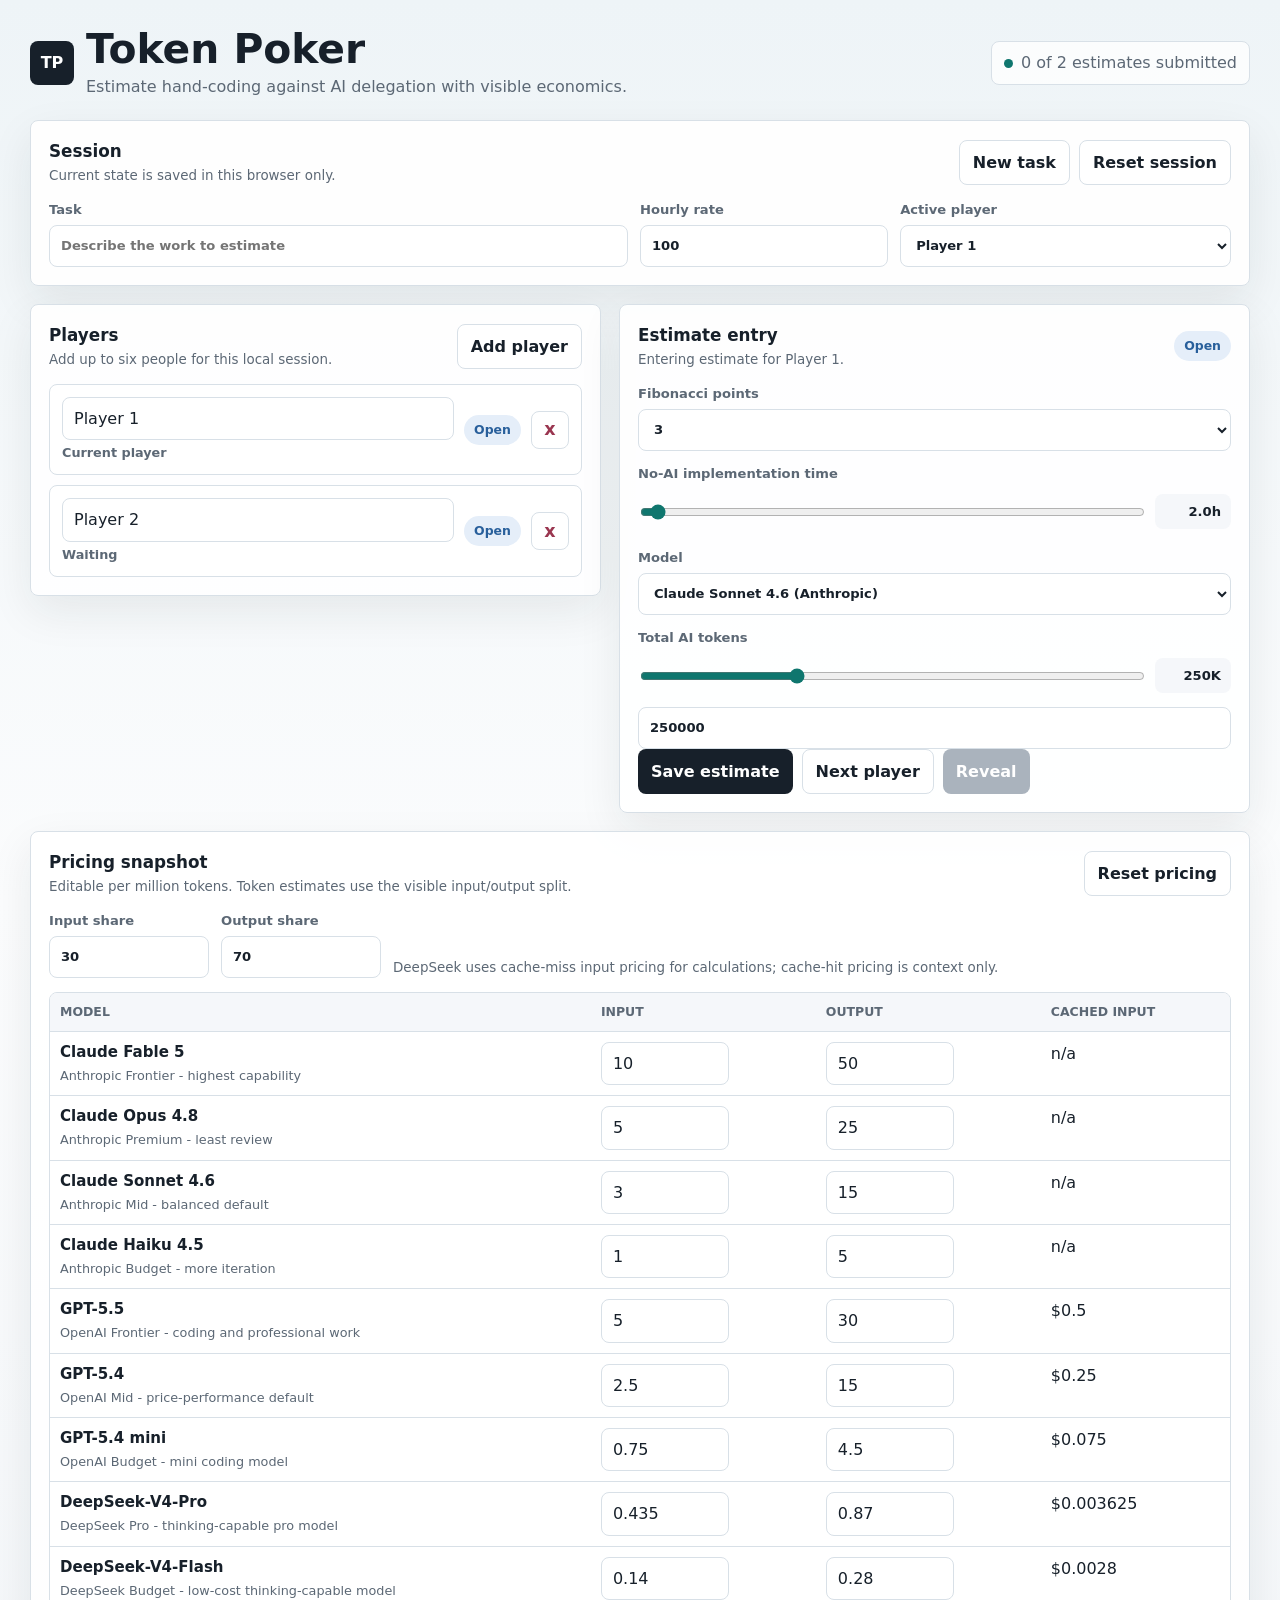
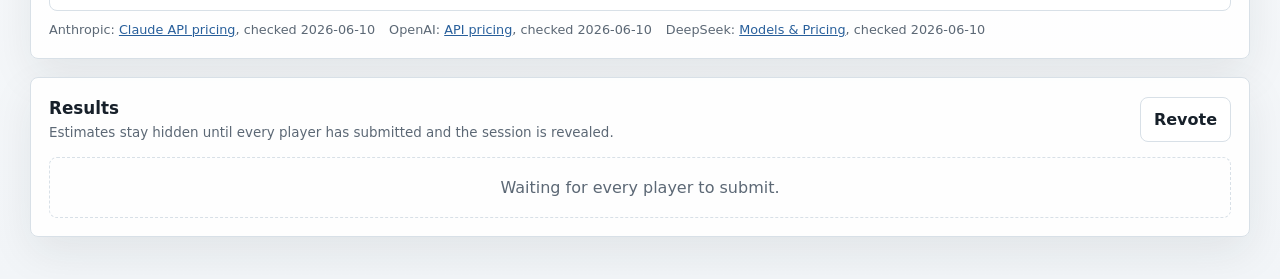
<file: app/index.html>
<!doctype html>
<html lang="en">
  <head>
    <meta charset="utf-8">
    <meta name="viewport" content="width=device-width, initial-scale=1">
    <title>Token Poker</title>
    <link rel="stylesheet" href="./styles.css">
    <script src="./app.js" defer></script>
  </head>
  <body>
    <main id="token-poker-app" class="shell">
      <header class="topbar">
        <div class="brand">
          <div class="mark" aria-hidden="true">TP</div>
          <div>
            <h1>Token Poker</h1>
            <p class="subtitle">Estimate hand-coding against AI delegation with visible economics.</p>
          </div>
        </div>
        <div class="status" aria-live="polite">
          <span class="dot" aria-hidden="true"></span>
          <span id="sessionStatus">Ready</span>
        </div>
      </header>

      <section class="band" aria-labelledby="task-heading">
        <div class="section-head">
          <div>
            <h2 id="task-heading">Session</h2>
            <p class="section-note">Current state is saved in this browser only.</p>
          </div>
          <div class="button-row">
            <button class="secondary" id="newTask" type="button">New task</button>
            <button class="secondary" id="resetSession" type="button">Reset session</button>
          </div>
        </div>
        <div class="setup-grid">
          <label>
            Task
            <input id="taskTitle" placeholder="Describe the work to estimate">
          </label>
          <label>
            Hourly rate
            <input id="hourlyRate" type="number" min="1" step="5">
          </label>
          <label>
            Active player
            <select id="activePlayer"></select>
          </label>
        </div>
      </section>

      <div class="layout">
        <section class="panel players-panel" aria-labelledby="players-heading">
          <div class="section-head">
            <div>
              <h2 id="players-heading">Players</h2>
              <p class="section-note">Add up to six people for this local session.</p>
            </div>
            <button class="secondary" id="addPlayer" type="button">Add player</button>
          </div>
          <div class="players" id="playerList"></div>
        </section>

        <section class="panel" aria-labelledby="estimate-heading">
          <div class="section-head">
            <div>
              <h2 id="estimate-heading">Estimate entry</h2>
              <p class="section-note" id="activePlayerHelp">Choose an active player to enter an estimate.</p>
            </div>
            <span class="pill" id="activePlayerStatus">Open</span>
          </div>
          <div class="estimate-fields">
            <label>
              Fibonacci points
              <select id="fibonacciPoints"></select>
            </label>
            <label>
              No-AI implementation time
              <div class="range-line">
                <input id="noAiHours" type="range" min="0.5" max="80" step="0.5">
                <span class="value-chip" id="noAiHoursValue">0.0h</span>
              </div>
            </label>
            <label>
              Model
              <select id="estimateModel"></select>
            </label>
            <label>
              Total AI tokens
              <div class="token-control">
                <div class="range-line">
                  <input id="tokenSlider" type="range" min="0" max="1000" step="1">
                  <span class="value-chip" id="tokenValue">0</span>
                </div>
                <input id="tokenNumber" type="number" min="0" max="10000000" step="50000" aria-label="Exact total AI tokens">
              </div>
            </label>
          </div>
          <div class="button-row">
            <button class="primary" id="saveEstimate" type="button">Save estimate</button>
            <button class="secondary" id="nextPlayer" type="button">Next player</button>
            <button class="primary" id="reveal" type="button">Reveal</button>
          </div>
        </section>

        <section class="panel pricing-panel" aria-labelledby="pricing-heading">
          <div class="section-head">
            <div>
              <h2 id="pricing-heading">Pricing snapshot</h2>
              <p class="section-note">Editable per million tokens. Token estimates use the visible input/output split.</p>
            </div>
            <button class="secondary" id="resetPricing" type="button">Reset pricing</button>
          </div>
          <div class="split-grid" aria-label="Token split">
            <label>
              Input share
              <input id="inputShare" type="number" min="0" max="100" step="1">
            </label>
            <label>
              Output share
              <input id="outputShare" type="number" min="0" max="100" step="1">
            </label>
            <p class="section-note">DeepSeek uses cache-miss input pricing for calculations; cache-hit pricing is context only.</p>
          </div>
          <div class="pricing-table-wrap">
            <table class="pricing-table">
              <thead>
                <tr>
                  <th>Model</th>
                  <th>Input</th>
                  <th>Output</th>
                  <th>Cached input</th>
                </tr>
              </thead>
              <tbody id="pricingRows"></tbody>
            </table>
          </div>
          <div class="source-list" id="pricingSources"></div>
        </section>

        <section class="results" aria-labelledby="results-heading">
          <div class="section-head">
            <div>
              <h2 id="results-heading">Results</h2>
              <p class="section-note">Estimates stay hidden until every player has submitted and the session is revealed.</p>
            </div>
            <button class="secondary" id="revote" type="button">Revote</button>
          </div>
          <div id="resultsView"></div>
        </section>
      </div>
    </main>
  </body>
</html>
</file>
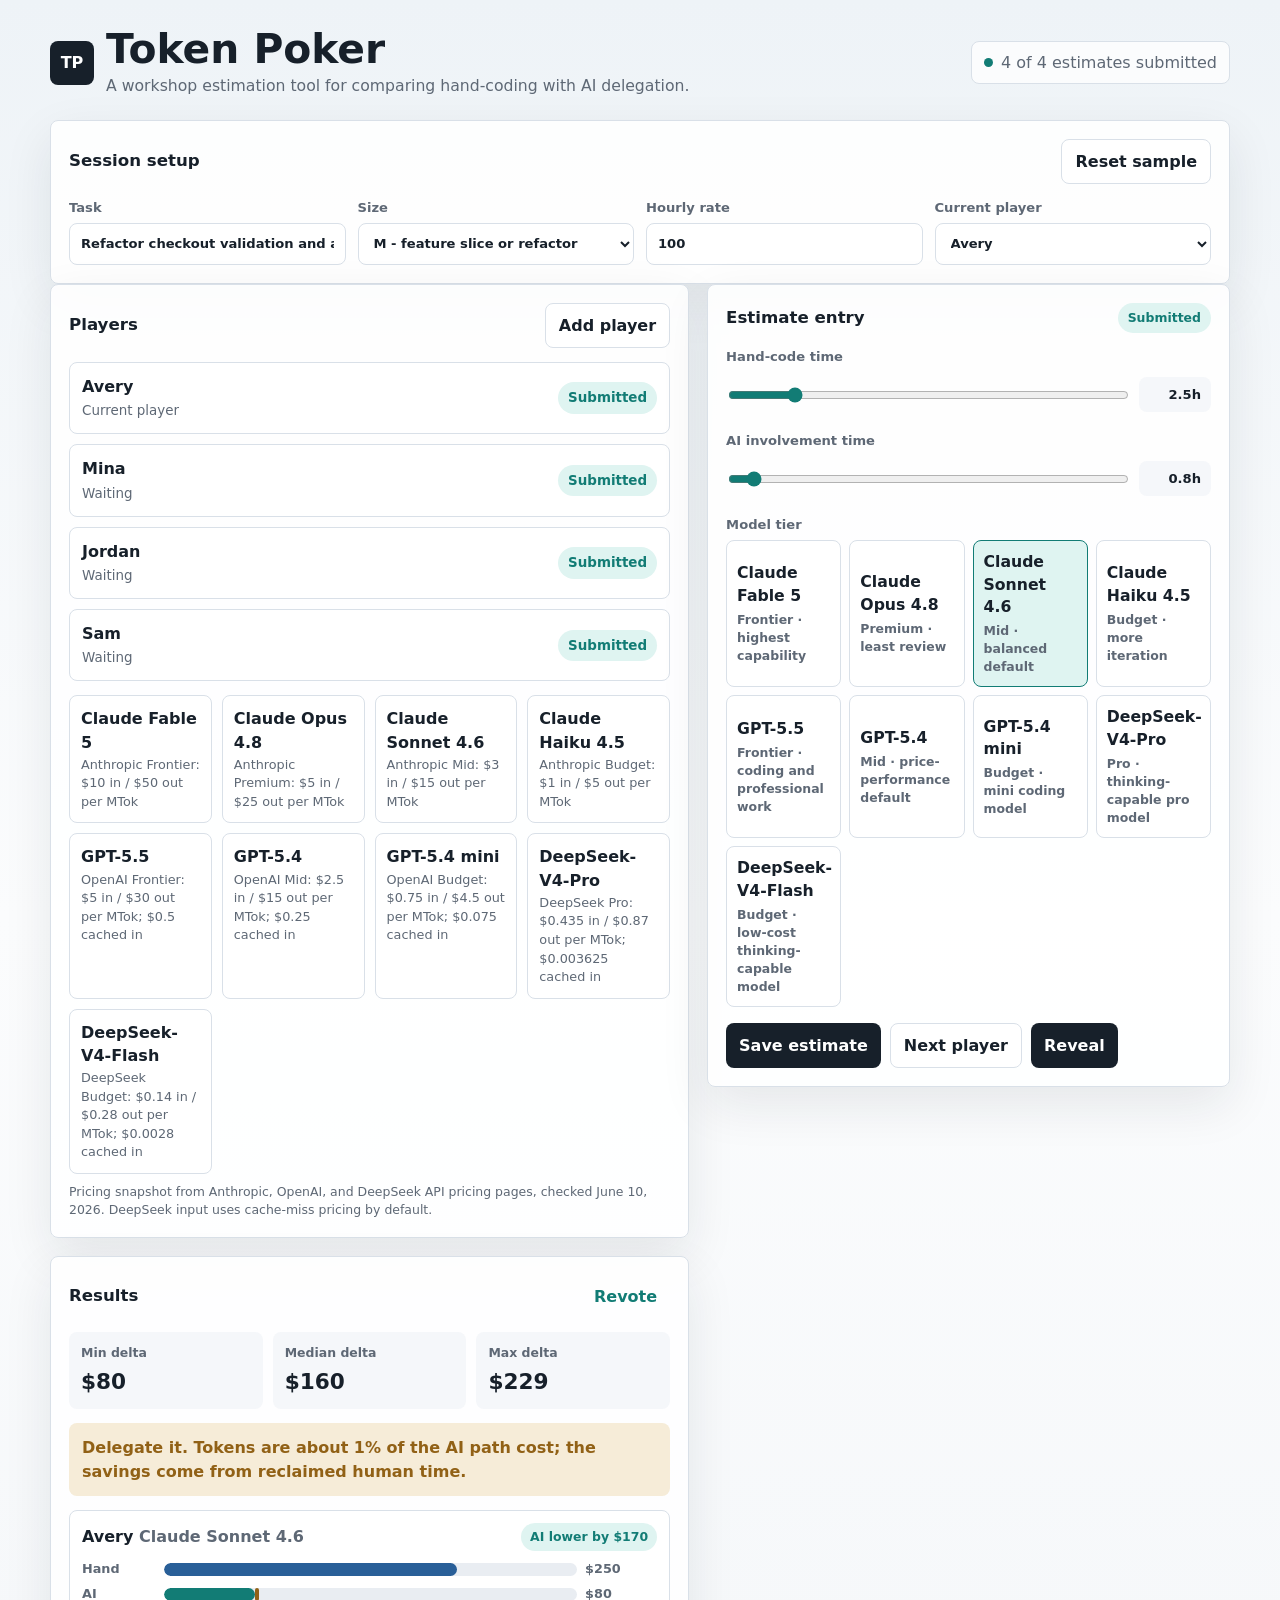
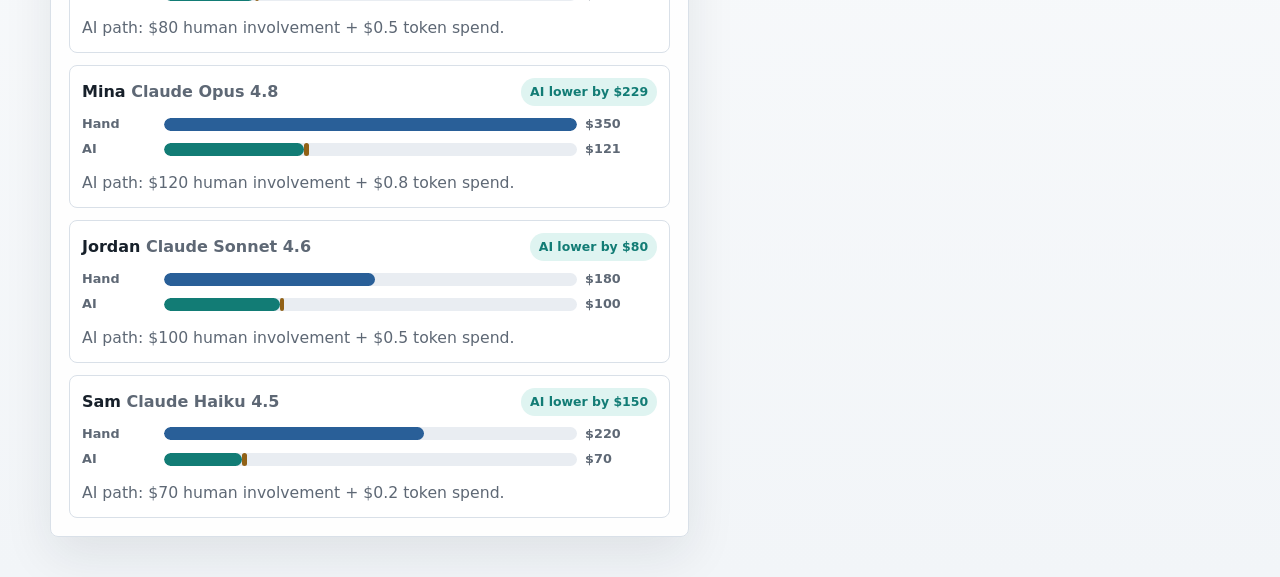
<file: mock/index.html>
<!doctype html>
<html lang="en">
  <head>
    <meta charset="utf-8">
    <meta name="viewport" content="width=device-width, initial-scale=1">
    <title>Token Poker Mock</title>
    <style>
      :root {
        color-scheme: light;
        --ink: #17202a;
        --muted: #5e6875;
        --soft: #f5f7fa;
        --line: #d9e0e8;
        --panel: #ffffff;
        --teal: #127c75;
        --teal-soft: #dff4f1;
        --blue: #295f98;
        --blue-soft: #e4eef9;
        --rose: #9f3752;
        --rose-soft: #f8e4ea;
        --amber: #916116;
        --amber-soft: #f6ecd8;
        --shadow: 0 18px 50px rgba(23, 32, 42, 0.09);
      }

      * {
        box-sizing: border-box;
      }

      body {
        margin: 0;
        background: linear-gradient(180deg, #eef3f7 0%, #fbfcfd 42%, #f2f5f8 100%);
        color: var(--ink);
        font-family:
          Inter, ui-sans-serif, system-ui, -apple-system, BlinkMacSystemFont, "Segoe UI",
          sans-serif;
        line-height: 1.45;
      }

      button,
      input,
      select {
        font: inherit;
      }

      button {
        border: 0;
        cursor: pointer;
      }

      .shell {
        width: min(1180px, calc(100% - 32px));
        margin: 0 auto;
        padding: 28px 0 40px;
      }

      .topbar {
        display: flex;
        align-items: center;
        justify-content: space-between;
        gap: 16px;
        margin-bottom: 22px;
      }

      .brand {
        display: flex;
        align-items: center;
        gap: 12px;
        min-width: 0;
      }

      .mark {
        display: grid;
        width: 44px;
        height: 44px;
        place-items: center;
        border-radius: 8px;
        background: var(--ink);
        color: #fff;
        font-weight: 800;
      }

      h1,
      h2,
      h3,
      p {
        margin: 0;
      }

      h1 {
        font-size: clamp(1.65rem, 4vw, 2.55rem);
        line-height: 1.05;
      }

      .subtitle {
        color: var(--muted);
        margin-top: 4px;
        font-size: 0.98rem;
      }

      .status {
        display: flex;
        align-items: center;
        gap: 8px;
        padding: 9px 12px;
        border: 1px solid var(--line);
        border-radius: 8px;
        background: rgba(255, 255, 255, 0.78);
        color: var(--muted);
        white-space: nowrap;
      }

      .dot {
        width: 9px;
        height: 9px;
        border-radius: 999px;
        background: var(--teal);
      }

      .layout {
        display: grid;
        grid-template-columns: minmax(0, 1.1fr) minmax(360px, 0.9fr);
        gap: 18px;
        align-items: start;
      }

      .band,
      .panel,
      .results {
        border: 1px solid var(--line);
        border-radius: 8px;
        background: rgba(255, 255, 255, 0.9);
        box-shadow: var(--shadow);
      }

      .band {
        grid-column: 1 / -1;
        padding: 18px;
      }

      .panel,
      .results {
        padding: 18px;
      }

      .section-head {
        display: flex;
        align-items: center;
        justify-content: space-between;
        gap: 12px;
        margin-bottom: 14px;
      }

      .section-head h2 {
        font-size: 1.04rem;
      }

      .grid {
        display: grid;
        grid-template-columns: repeat(4, minmax(0, 1fr));
        gap: 12px;
      }

      label {
        display: grid;
        gap: 6px;
        color: var(--muted);
        font-size: 0.82rem;
        font-weight: 700;
      }

      input,
      select {
        width: 100%;
        min-height: 42px;
        border: 1px solid var(--line);
        border-radius: 8px;
        background: #fff;
        color: var(--ink);
        padding: 9px 11px;
      }

      input:focus,
      select:focus,
      button:focus-visible {
        outline: 3px solid rgba(18, 124, 117, 0.2);
        outline-offset: 2px;
      }

      .size-grid,
      .model-grid {
        display: grid;
        grid-template-columns: repeat(4, minmax(0, 1fr));
        gap: 8px;
      }

      .choice {
        min-height: 76px;
        padding: 10px;
        border: 1px solid var(--line);
        border-radius: 8px;
        background: #fff;
        text-align: left;
        color: var(--ink);
      }

      .choice strong {
        display: block;
        font-size: 0.98rem;
      }

      .choice span {
        display: block;
        margin-top: 3px;
        color: var(--muted);
        font-size: 0.78rem;
      }

      .choice.active {
        border-color: var(--teal);
        background: var(--teal-soft);
      }

      .players {
        display: grid;
        gap: 10px;
      }

      .player-row {
        display: grid;
        grid-template-columns: minmax(0, 1fr) auto;
        align-items: center;
        gap: 12px;
        padding: 12px;
        border: 1px solid var(--line);
        border-radius: 8px;
        background: #fff;
      }

      .player-row strong {
        display: block;
      }

      .player-row span {
        color: var(--muted);
        font-size: 0.84rem;
      }

      .pill {
        border-radius: 999px;
        padding: 6px 10px;
        background: var(--blue-soft);
        color: var(--blue);
        font-size: 0.78rem;
        font-weight: 800;
        white-space: nowrap;
      }

      .pill.done {
        background: var(--teal-soft);
        color: var(--teal);
      }

      .estimate-fields {
        display: grid;
        gap: 13px;
      }

      .range-line {
        display: grid;
        grid-template-columns: 1fr auto;
        gap: 12px;
        align-items: center;
      }

      .range-line input {
        padding: 0;
        accent-color: var(--teal);
      }

      .value-chip {
        min-width: 72px;
        border-radius: 8px;
        background: var(--soft);
        padding: 8px 10px;
        color: var(--ink);
        font-weight: 800;
        text-align: right;
      }

      .actions {
        display: flex;
        flex-wrap: wrap;
        gap: 9px;
        margin-top: 16px;
      }

      .primary,
      .secondary,
      .text-button {
        min-height: 42px;
        border-radius: 8px;
        padding: 10px 13px;
        font-weight: 800;
      }

      .primary {
        background: var(--ink);
        color: #fff;
      }

      .primary:disabled {
        cursor: not-allowed;
        background: #aab3bd;
      }

      .secondary {
        border: 1px solid var(--line);
        background: #fff;
        color: var(--ink);
      }

      .text-button {
        background: transparent;
        color: var(--teal);
      }

      .summary-strip {
        display: grid;
        grid-template-columns: repeat(3, minmax(0, 1fr));
        gap: 10px;
        margin: 14px 0;
      }

      .metric {
        border-radius: 8px;
        padding: 12px;
        background: var(--soft);
      }

      .metric span {
        display: block;
        color: var(--muted);
        font-size: 0.78rem;
        font-weight: 800;
      }

      .metric strong {
        display: block;
        margin-top: 4px;
        font-size: 1.35rem;
      }

      .insight {
        margin: 12px 0 14px;
        border-radius: 8px;
        padding: 13px;
        background: var(--amber-soft);
        color: var(--amber);
        font-weight: 800;
      }

      .result-list {
        display: grid;
        gap: 12px;
      }

      .result-card {
        display: grid;
        gap: 9px;
        border: 1px solid var(--line);
        border-radius: 8px;
        background: #fff;
        padding: 12px;
      }

      .result-top {
        display: flex;
        align-items: center;
        justify-content: space-between;
        gap: 12px;
      }

      .result-top strong {
        min-width: 0;
      }

      .delta {
        border-radius: 999px;
        padding: 5px 9px;
        background: var(--rose-soft);
        color: var(--rose);
        font-size: 0.78rem;
        font-weight: 800;
        white-space: nowrap;
      }

      .delta.ai {
        background: var(--teal-soft);
        color: var(--teal);
      }

      .bar-pair {
        display: grid;
        gap: 7px;
      }

      .bar-row {
        display: grid;
        grid-template-columns: 74px minmax(0, 1fr) 72px;
        align-items: center;
        gap: 8px;
        color: var(--muted);
        font-size: 0.8rem;
        font-weight: 800;
      }

      .track {
        position: relative;
        height: 13px;
        overflow: hidden;
        border-radius: 999px;
        background: #e9edf2;
      }

      .fill {
        position: absolute;
        inset: 0 auto 0 0;
        width: var(--w);
        border-radius: inherit;
        background: var(--blue);
      }

      .fill.ai-human {
        background: var(--teal);
      }

      .fill.ai-token {
        left: var(--human-w);
        width: var(--token-w);
        background: var(--amber);
      }

      .scope-ladder {
        margin-top: 14px;
        border: 1px solid #ead5a9;
        border-radius: 8px;
        background: #fffaf0;
        padding: 12px;
      }

      .scope-ladder h3 {
        font-size: 0.95rem;
        margin-bottom: 8px;
      }

      .ladder {
        display: grid;
        grid-template-columns: repeat(5, minmax(0, 1fr));
        gap: 8px;
      }

      .ladder button {
        min-height: 56px;
        border: 1px solid #ead5a9;
        border-radius: 8px;
        background: #fff;
        color: var(--amber);
        font-weight: 800;
      }

      .settings-grid {
        display: grid;
        grid-template-columns: repeat(4, minmax(0, 1fr));
        gap: 10px;
        margin-top: 14px;
      }

      .setting-row {
        border: 1px solid var(--line);
        border-radius: 8px;
        padding: 11px;
        background: #fff;
      }

      .setting-row strong {
        display: block;
      }

      .setting-row span {
        display: block;
        color: var(--muted);
        font-size: 0.8rem;
        margin-top: 2px;
      }

      .source-note {
        margin-top: 9px;
        color: var(--muted);
        font-size: 0.78rem;
      }

      .empty {
        border: 1px dashed var(--line);
        border-radius: 8px;
        padding: 18px;
        color: var(--muted);
        text-align: center;
      }

      @media (max-width: 900px) {
        .layout,
        .grid {
          grid-template-columns: 1fr;
        }

        .size-grid,
        .model-grid,
        .summary-strip,
        .settings-grid {
          grid-template-columns: repeat(2, minmax(0, 1fr));
        }
      }

      @media (max-width: 620px) {
        .shell {
          width: min(100% - 20px, 1180px);
          padding-top: 16px;
        }

        .topbar,
        .section-head,
        .result-top {
          align-items: flex-start;
          flex-direction: column;
        }

        .status {
          white-space: normal;
        }

        .size-grid,
        .model-grid,
        .summary-strip,
        .settings-grid,
        .ladder {
          grid-template-columns: 1fr;
        }

        .bar-row {
          grid-template-columns: 58px minmax(0, 1fr) 58px;
        }
      }
    </style>
  </head>
  <body>
    <main class="shell">
      <header class="topbar">
        <div class="brand">
          <div class="mark" aria-hidden="true">TP</div>
          <div>
            <h1>Token Poker</h1>
            <p class="subtitle">A workshop estimation tool for comparing hand-coding with AI delegation.</p>
          </div>
        </div>
        <div class="status" aria-live="polite">
          <span class="dot" aria-hidden="true"></span>
          <span id="sessionStatus">4 of 4 estimates submitted</span>
        </div>
      </header>

      <section class="band" aria-labelledby="task-heading">
        <div class="section-head">
          <h2 id="task-heading">Session setup</h2>
          <button class="secondary" id="resetSession" type="button">Reset sample</button>
        </div>
        <div class="grid">
          <label>
            Task
            <input id="taskTitle" value="Refactor checkout validation and add regression coverage">
          </label>
          <label>
            Size
            <select id="taskSize">
              <option value="s">S - small function or config</option>
              <option value="m" selected>M - feature slice or refactor</option>
              <option value="l">L - multi-file feature</option>
              <option value="xl">XL - subsystem pass</option>
            </select>
          </label>
          <label>
            Hourly rate
            <input id="hourlyRate" type="number" min="1" step="5" value="100">
          </label>
          <label>
            Current player
            <select id="activePlayer"></select>
          </label>
        </div>
      </section>

      <div class="layout">
        <section class="panel" aria-labelledby="players-heading">
          <div class="section-head">
            <h2 id="players-heading">Players</h2>
            <button class="secondary" id="addPlayer" type="button">Add player</button>
          </div>
          <div class="players" id="playerList"></div>

          <div class="settings-grid" id="pricingCards" aria-label="Model pricing"></div>
          <p class="source-note">
            Pricing snapshot from Anthropic, OpenAI, and DeepSeek API pricing pages,
            checked June 10, 2026. DeepSeek input uses cache-miss pricing by default.
          </p>
        </section>

        <section class="panel" aria-labelledby="estimate-heading">
          <div class="section-head">
            <h2 id="estimate-heading">Estimate entry</h2>
            <span class="pill" id="activePlayerStatus">Not submitted</span>
          </div>
          <div class="estimate-fields">
            <label>
              Hand-code time
              <div class="range-line">
                <input id="handHours" type="range" min="0.1" max="16" step="0.1">
                <span class="value-chip" id="handHoursValue"></span>
              </div>
            </label>
            <label>
              AI involvement time
              <div class="range-line">
                <input id="aiHours" type="range" min="0.1" max="16" step="0.1">
                <span class="value-chip" id="aiHoursValue"></span>
              </div>
            </label>
            <label>
              Model tier
              <div class="model-grid" id="modelChoices"></div>
            </label>
          </div>
          <div class="actions">
            <button class="primary" id="saveEstimate" type="button">Save estimate</button>
            <button class="secondary" id="nextPlayer" type="button">Next player</button>
            <button class="primary" id="reveal" type="button">Reveal</button>
          </div>
        </section>

        <section class="results" aria-labelledby="results-heading">
          <div class="section-head">
            <h2 id="results-heading">Results</h2>
            <button class="text-button" id="revote" type="button">Revote</button>
          </div>
          <div id="resultsView"></div>
        </section>
      </div>
    </main>

    <script>
      const STORAGE_KEY = "token-poker-mock";

      const pricingSources = {
        anthropic: {
          provider: "Anthropic",
          label: "Anthropic Claude API pricing",
          url: "https://platform.claude.com/docs/en/about-claude/pricing",
          checkedAt: "2026-06-10"
        },
        openai: {
          provider: "OpenAI",
          label: "OpenAI API pricing",
          url: "https://openai.com/api/pricing/",
          checkedAt: "2026-06-10"
        },
        deepseek: {
          provider: "DeepSeek",
          label: "DeepSeek Models & Pricing",
          url: "https://api-docs.deepseek.com/quick_start/pricing",
          checkedAt: "2026-06-10"
        }
      };

      const legacyModelIds = {
        premium: "claude-opus-4-8",
        mid: "claude-sonnet-4-6",
        budget: "claude-haiku-4-5"
      };

      const modelTiers = [
        {
          id: "claude-fable-5",
          provider: "Anthropic",
          label: "Claude Fable 5",
          tier: "Frontier",
          inputPricePerMTok: 10,
          outputPricePerMTok: 50,
          character: "highest capability",
          pricingSourceUrl: pricingSources.anthropic.url,
          pricingCheckedAt: pricingSources.anthropic.checkedAt
        },
        {
          id: "claude-opus-4-8",
          provider: "Anthropic",
          label: "Claude Opus 4.8",
          tier: "Premium",
          inputPricePerMTok: 5,
          outputPricePerMTok: 25,
          character: "least review",
          pricingSourceUrl: pricingSources.anthropic.url,
          pricingCheckedAt: pricingSources.anthropic.checkedAt
        },
        {
          id: "claude-sonnet-4-6",
          provider: "Anthropic",
          label: "Claude Sonnet 4.6",
          tier: "Mid",
          inputPricePerMTok: 3,
          outputPricePerMTok: 15,
          character: "balanced default",
          pricingSourceUrl: pricingSources.anthropic.url,
          pricingCheckedAt: pricingSources.anthropic.checkedAt
        },
        {
          id: "claude-haiku-4-5",
          provider: "Anthropic",
          label: "Claude Haiku 4.5",
          tier: "Budget",
          inputPricePerMTok: 1,
          outputPricePerMTok: 5,
          character: "more iteration",
          pricingSourceUrl: pricingSources.anthropic.url,
          pricingCheckedAt: pricingSources.anthropic.checkedAt
        },
        {
          id: "gpt-5-5",
          provider: "OpenAI",
          label: "GPT-5.5",
          tier: "Frontier",
          inputPricePerMTok: 5,
          cachedInputPricePerMTok: 0.5,
          outputPricePerMTok: 30,
          character: "coding and professional work",
          pricingSourceUrl: pricingSources.openai.url,
          pricingCheckedAt: pricingSources.openai.checkedAt
        },
        {
          id: "gpt-5-4",
          provider: "OpenAI",
          label: "GPT-5.4",
          tier: "Mid",
          inputPricePerMTok: 2.5,
          cachedInputPricePerMTok: 0.25,
          outputPricePerMTok: 15,
          character: "price-performance default",
          pricingSourceUrl: pricingSources.openai.url,
          pricingCheckedAt: pricingSources.openai.checkedAt
        },
        {
          id: "gpt-5-4-mini",
          provider: "OpenAI",
          label: "GPT-5.4 mini",
          tier: "Budget",
          inputPricePerMTok: 0.75,
          cachedInputPricePerMTok: 0.075,
          outputPricePerMTok: 4.5,
          character: "mini coding model",
          pricingSourceUrl: pricingSources.openai.url,
          pricingCheckedAt: pricingSources.openai.checkedAt
        },
        {
          id: "deepseek-v4-pro",
          provider: "DeepSeek",
          label: "DeepSeek-V4-Pro",
          tier: "Pro",
          inputPricePerMTok: 0.435,
          cachedInputPricePerMTok: 0.003625,
          outputPricePerMTok: 0.87,
          character: "thinking-capable pro model",
          pricingSourceUrl: pricingSources.deepseek.url,
          pricingCheckedAt: pricingSources.deepseek.checkedAt
        },
        {
          id: "deepseek-v4-flash",
          provider: "DeepSeek",
          label: "DeepSeek-V4-Flash",
          tier: "Budget",
          inputPricePerMTok: 0.14,
          cachedInputPricePerMTok: 0.0028,
          outputPricePerMTok: 0.28,
          character: "low-cost thinking-capable model",
          pricingSourceUrl: pricingSources.deepseek.url,
          pricingCheckedAt: pricingSources.deepseek.checkedAt
        }
      ];

      const sizePresets = {
        s: {
          label: "S",
          inputTokensPerIteration: 1500,
          outputTokensPerIteration: 2000,
          iterations: 2
        },
        m: {
          label: "M",
          inputTokensPerIteration: 5000,
          outputTokensPerIteration: 10000,
          iterations: 3
        },
        l: {
          label: "L",
          inputTokensPerIteration: 18000,
          outputTokensPerIteration: 40000,
          iterations: 5
        },
        xl: {
          label: "XL",
          inputTokensPerIteration: 50000,
          outputTokensPerIteration: 120000,
          iterations: 8
        }
      };

      const defaultState = {
        taskTitle: "Refactor checkout validation and add regression coverage",
        taskSize: "m",
        hourlyRate: 100,
        activePlayerId: "p1",
        revealed: true,
        players: [
          {
            id: "p1",
            name: "Avery"
          },
          {
            id: "p2",
            name: "Mina"
          },
          {
            id: "p3",
            name: "Jordan"
          },
          {
            id: "p4",
            name: "Sam"
          }
        ],
        estimates: {
          p1: {
            handCodeHours: 2.5,
            aiInvolvementHours: 0.8,
            modelTierId: "claude-sonnet-4-6"
          },
          p2: {
            handCodeHours: 3.5,
            aiInvolvementHours: 1.2,
            modelTierId: "claude-opus-4-8"
          },
          p3: {
            handCodeHours: 1.8,
            aiInvolvementHours: 1.0,
            modelTierId: "claude-sonnet-4-6"
          },
          p4: {
            handCodeHours: 2.2,
            aiInvolvementHours: 0.7,
            modelTierId: "claude-haiku-4-5"
          }
        }
      };

      let state = loadState();

      const els = {
        sessionStatus: document.querySelector("#sessionStatus"),
        taskTitle: document.querySelector("#taskTitle"),
        taskSize: document.querySelector("#taskSize"),
        hourlyRate: document.querySelector("#hourlyRate"),
        activePlayer: document.querySelector("#activePlayer"),
        playerList: document.querySelector("#playerList"),
        pricingCards: document.querySelector("#pricingCards"),
        activePlayerStatus: document.querySelector("#activePlayerStatus"),
        handHours: document.querySelector("#handHours"),
        handHoursValue: document.querySelector("#handHoursValue"),
        aiHours: document.querySelector("#aiHours"),
        aiHoursValue: document.querySelector("#aiHoursValue"),
        modelChoices: document.querySelector("#modelChoices"),
        saveEstimate: document.querySelector("#saveEstimate"),
        nextPlayer: document.querySelector("#nextPlayer"),
        reveal: document.querySelector("#reveal"),
        revote: document.querySelector("#revote"),
        resetSession: document.querySelector("#resetSession"),
        addPlayer: document.querySelector("#addPlayer"),
        resultsView: document.querySelector("#resultsView")
      };

      function loadState() {
        const stored = window.localStorage.getItem(STORAGE_KEY);
        if (!stored) {
          return structuredClone(defaultState);
        }

        try {
          return normalizeState({
            ...structuredClone(defaultState),
            ...JSON.parse(stored)
          });
        } catch {
          return structuredClone(defaultState);
        }
      }

      function normalizeState(nextState) {
        const normalized = {
          ...nextState,
          estimates: {
            ...nextState.estimates
          }
        };

        Object.entries(normalized.estimates).forEach(([playerId, estimate]) => {
          normalized.estimates[playerId] = {
            ...estimate,
            modelTierId: legacyModelIds[estimate.modelTierId] || estimate.modelTierId
          };
        });

        return normalized;
      }

      function saveState() {
        window.localStorage.setItem(STORAGE_KEY, JSON.stringify(state));
      }

      function money(value) {
        return new Intl.NumberFormat("en-US", {
          style: "currency",
          currency: "USD",
          maximumFractionDigits: value >= 10 ? 0 : 1
        }).format(value);
      }

      function hours(value) {
        return `${Number(value).toFixed(1)}h`;
      }

      function getActiveEstimate() {
        return (
          state.estimates[state.activePlayerId] || {
            handCodeHours: 2,
            aiInvolvementHours: 1,
            modelTierId: "mid"
          }
        );
      }

      function getTokenSpend(estimate) {
        const modelId = legacyModelIds[estimate.modelTierId] || estimate.modelTierId;
        const tier = modelTiers.find((item) => item.id === modelId) || modelTiers[2];
        const size = sizePresets[state.taskSize];
        const inputMTok = (size.inputTokensPerIteration * size.iterations) / 1000000;
        const outputMTok = (size.outputTokensPerIteration * size.iterations) / 1000000;
        return inputMTok * tier.inputPricePerMTok + outputMTok * tier.outputPricePerMTok;
      }

      function getResult(player) {
        const estimate = state.estimates[player.id];
        if (!estimate) {
          return null;
        }

        const handCost = estimate.handCodeHours * state.hourlyRate;
        const aiHumanCost = estimate.aiInvolvementHours * state.hourlyRate;
        const tokenSpend = getTokenSpend(estimate);
        const aiCost = aiHumanCost + tokenSpend;
        const delta = handCost - aiCost;
        return {
          player,
          estimate,
          handCost,
          aiHumanCost,
          tokenSpend,
          aiCost,
          delta
        };
      }

      function getResults() {
        return state.players.map(getResult).filter(Boolean);
      }

      function getMedian(values) {
        if (!values.length) {
          return 0;
        }

        const sorted = [...values].sort((a, b) => a - b);
        const middle = Math.floor(sorted.length / 2);
        if (sorted.length % 2) {
          return sorted[middle];
        }

        return (sorted[middle - 1] + sorted[middle]) / 2;
      }

      function getVerdict(results) {
        const handMedian = getMedian(results.map((result) => result.handCost));
        const aiMedian = getMedian(results.map((result) => result.aiCost));
        const threshold = Math.max(handMedian, aiMedian) * 0.2;
        if (Math.abs(handMedian - aiMedian) <= threshold) {
          return "even";
        }

        return aiMedian < handMedian ? "ai" : "hand";
      }

      function insightFor(results) {
        if (!results.length) {
          return "Submit estimates to reveal the cost comparison.";
        }

        const verdict = getVerdict(results);
        const tokenTotal = results.reduce((sum, result) => sum + result.tokenSpend, 0);
        const aiTotal = results.reduce((sum, result) => sum + result.aiCost, 0);
        const tokenShare = aiTotal ? Math.round((tokenTotal / aiTotal) * 100) : 0;

        if (verdict === "ai") {
          return `Delegate it. Tokens are about ${tokenShare}% of the AI path cost; the savings come from reclaimed human time.`;
        }

        if (verdict === "even") {
          return "Cost is roughly even. Decide based on review risk, learning value, and whether this pattern will repeat.";
        }

        return "Hand-coding is cheaper here. Treat that as a scope signal: this may be too small to be worth a delegation conversation.";
      }

      function renderModelChoices() {
        const estimate = getActiveEstimate();
        const modelId = legacyModelIds[estimate.modelTierId] || estimate.modelTierId;
        els.modelChoices.innerHTML = modelTiers
          .map(
            (tier) => `
              <button class="choice ${modelId === tier.id ? "active" : ""}" type="button" data-model="${tier.id}">
                <strong>${tier.label}</strong>
                <span>${tier.tier} · ${tier.character}</span>
              </button>
            `
          )
          .join("");

        els.modelChoices.querySelectorAll("button").forEach((button) => {
          button.addEventListener("click", () => {
            const current = getActiveEstimate();
            state.estimates[state.activePlayerId] = {
              ...current,
              modelTierId: button.dataset.model
            };
            state.revealed = false;
            saveState();
            render();
          });
        });
      }

      function renderPricingCards() {
        els.pricingCards.innerHTML = modelTiers
          .map(
            (tier) => `
              <div class="setting-row">
                <strong>${tier.label}</strong>
                <span>
                  ${tier.provider} ${tier.tier}: ${formatPrice(tier.inputPricePerMTok)} in /
                  ${formatPrice(tier.outputPricePerMTok)} out per MTok${tier.cachedInputPricePerMTok ? `; ${formatPrice(tier.cachedInputPricePerMTok)} cached in` : ""}
                </span>
              </div>
            `
          )
          .join("");
      }

      function formatPrice(value) {
        return `$${Number(value).toLocaleString("en-US", {
          maximumFractionDigits: 6
        })}`;
      }

      function renderPlayers() {
        els.activePlayer.innerHTML = state.players
          .map((player) => `<option value="${player.id}">${player.name}</option>`)
          .join("");
        els.activePlayer.value = state.activePlayerId;

        els.playerList.innerHTML = state.players
          .map((player) => {
            const submitted = Boolean(state.estimates[player.id]);
            return `
              <div class="player-row">
                <div>
                  <strong>${player.name}</strong>
                  <span>${player.id === state.activePlayerId ? "Current player" : "Waiting"}</span>
                </div>
                <span class="pill ${submitted ? "done" : ""}">${submitted ? "Submitted" : "Open"}</span>
              </div>
            `;
          })
          .join("");
      }

      function renderEstimateForm() {
        const estimate = getActiveEstimate();
        els.handHours.value = estimate.handCodeHours;
        els.aiHours.value = estimate.aiInvolvementHours;
        els.handHoursValue.textContent = hours(estimate.handCodeHours);
        els.aiHoursValue.textContent = hours(estimate.aiInvolvementHours);
        const submitted = Boolean(state.estimates[state.activePlayerId]);
        els.activePlayerStatus.textContent = submitted ? "Submitted" : "Not submitted";
        els.activePlayerStatus.className = `pill ${submitted ? "done" : ""}`;
        renderModelChoices();
      }

      function renderResults() {
        const results = getResults();
        const submittedCount = results.length;
        const allSubmitted = submittedCount === state.players.length;
        els.sessionStatus.textContent = `${submittedCount} of ${state.players.length} estimates submitted`;
        els.reveal.disabled = !allSubmitted;

        if (!state.revealed) {
          els.resultsView.innerHTML = `
            <div class="empty">
              ${allSubmitted ? "Ready to reveal." : "Waiting for all estimates."}
            </div>
          `;
          return;
        }

        const savingsValues = results.map((result) => result.delta);
        const minSavings = Math.min(...savingsValues);
        const medianSavings = getMedian(savingsValues);
        const maxSavings = Math.max(...savingsValues);
        const maxCost = Math.max(...results.flatMap((result) => [result.handCost, result.aiCost]));
        const showScopeLadder = getVerdict(results) === "hand";

        els.resultsView.innerHTML = `
          <div class="summary-strip">
            <div class="metric">
              <span>Min delta</span>
              <strong>${money(minSavings)}</strong>
            </div>
            <div class="metric">
              <span>Median delta</span>
              <strong>${money(medianSavings)}</strong>
            </div>
            <div class="metric">
              <span>Max delta</span>
              <strong>${money(maxSavings)}</strong>
            </div>
          </div>
          <div class="insight">${insightFor(results)}</div>
          <div class="result-list">
            ${results.map((result) => renderResultCard(result, maxCost)).join("")}
          </div>
          ${
            showScopeLadder
              ? `
                <div class="scope-ladder">
                  <h3>Scope ladder</h3>
                  <div class="ladder">
                    <button type="button">This tweak</button>
                    <button type="button">This bug class</button>
                    <button type="button">This component</button>
                    <button type="button">This workflow</button>
                    <button type="button">This subsystem</button>
                  </div>
                </div>
              `
              : ""
          }
        `;
      }

      function renderResultCard(result, maxCost) {
        const handWidth = Math.max(3, Math.round((result.handCost / maxCost) * 100));
        const aiWidth = Math.max(3, Math.round((result.aiCost / maxCost) * 100));
        const tokenWidth = Math.max(1, Math.round((result.tokenSpend / maxCost) * 100));
        const aiHumanWidth = Math.max(2, aiWidth - tokenWidth);
        const modelId = legacyModelIds[result.estimate.modelTierId] || result.estimate.modelTierId;
        const model = modelTiers.find((tier) => tier.id === modelId) || modelTiers[2];
        const aiWins = result.aiCost < result.handCost;

        return `
          <article class="result-card">
            <div class="result-top">
              <strong>${result.player.name} <span style="color: var(--muted); font-weight: 700;">${model.label}</span></strong>
              <span class="delta ${aiWins ? "ai" : ""}">${aiWins ? "AI lower" : "Hand lower"} by ${money(Math.abs(result.delta))}</span>
            </div>
            <div class="bar-pair">
              <div class="bar-row">
                <span>Hand</span>
                <span class="track"><span class="fill" style="--w: ${handWidth}%"></span></span>
                <span>${money(result.handCost)}</span>
              </div>
              <div class="bar-row">
                <span>AI</span>
                <span class="track">
                  <span class="fill ai-human" style="--w: ${aiHumanWidth}%"></span>
                  <span class="fill ai-token" style="--human-w: ${aiHumanWidth}%; --token-w: ${tokenWidth}%"></span>
                </span>
                <span>${money(result.aiCost)}</span>
              </div>
            </div>
            <p class="subtitle">AI path: ${money(result.aiHumanCost)} human involvement + ${money(result.tokenSpend)} token spend.</p>
          </article>
        `;
      }

      function render() {
        els.taskTitle.value = state.taskTitle;
        els.taskSize.value = state.taskSize;
        els.hourlyRate.value = state.hourlyRate;
        renderPlayers();
        renderPricingCards();
        renderEstimateForm();
        renderResults();
      }

      function saveActiveEstimate() {
        const current = getActiveEstimate();
        state.estimates[state.activePlayerId] = {
          ...current,
          handCodeHours: Number(els.handHours.value),
          aiInvolvementHours: Number(els.aiHours.value)
        };
        state.revealed = false;
        saveState();
        render();
      }

      function moveToNextPlayer() {
        const currentIndex = state.players.findIndex((player) => player.id === state.activePlayerId);
        const nextIndex = (currentIndex + 1) % state.players.length;
        state.activePlayerId = state.players[nextIndex].id;
        saveState();
        render();
      }

      els.taskTitle.addEventListener("input", () => {
        state.taskTitle = els.taskTitle.value;
        state.revealed = false;
        saveState();
      });

      els.taskSize.addEventListener("change", () => {
        state.taskSize = els.taskSize.value;
        state.revealed = false;
        saveState();
        render();
      });

      els.hourlyRate.addEventListener("input", () => {
        state.hourlyRate = Number(els.hourlyRate.value || 0);
        state.revealed = false;
        saveState();
        renderResults();
      });

      els.activePlayer.addEventListener("change", () => {
        state.activePlayerId = els.activePlayer.value;
        saveState();
        render();
      });

      [els.handHours, els.aiHours].forEach((input) => {
        input.addEventListener("input", () => {
          if (input === els.handHours) {
            els.handHoursValue.textContent = hours(input.value);
          } else {
            els.aiHoursValue.textContent = hours(input.value);
          }
        });
      });

      els.saveEstimate.addEventListener("click", saveActiveEstimate);

      els.nextPlayer.addEventListener("click", () => {
        saveActiveEstimate();
        moveToNextPlayer();
      });

      els.reveal.addEventListener("click", () => {
        state.revealed = true;
        saveState();
        render();
      });

      els.revote.addEventListener("click", () => {
        state.revealed = false;
        state.estimates = {};
        saveState();
        render();
      });

      els.resetSession.addEventListener("click", () => {
        state = structuredClone(defaultState);
        saveState();
        render();
      });

      els.addPlayer.addEventListener("click", () => {
        if (state.players.length >= 6) {
          return;
        }

        const id = `p${Date.now()}`;
        state.players.push({
          id,
          name: `Player ${state.players.length + 1}`
        });
        state.activePlayerId = id;
        state.revealed = false;
        saveState();
        render();
      });

      render();
    </script>
  </body>
</html>
</file>
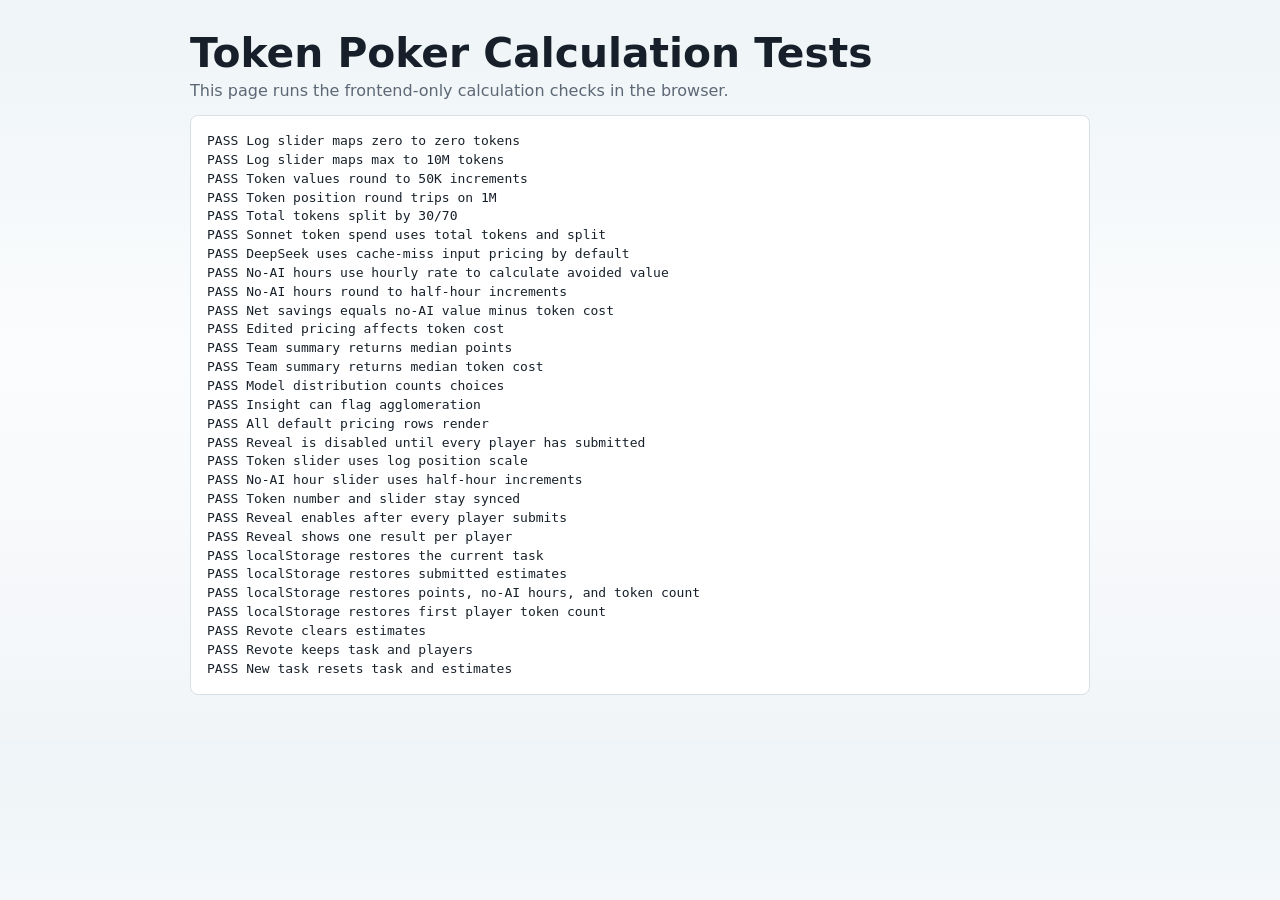
<file: app/tests.html>
<!doctype html>
<html lang="en">
  <head>
    <meta charset="utf-8">
    <meta name="viewport" content="width=device-width, initial-scale=1">
    <title>Token Poker Tests</title>
    <link rel="stylesheet" href="./styles.css">
    <script src="./app.js" defer></script>
  </head>
  <body>
    <main class="test-shell">
      <h1>Token Poker Calculation Tests</h1>
      <p class="subtitle">This page runs the frontend-only calculation checks in the browser.</p>
      <pre id="test-output" class="test-output">Running...</pre>
    </main>
  </body>
</html>
</file>
<file: app/styles.css>
:root {
  color-scheme: light;
  --ink: #17202a;
  --muted: #5c6875;
  --soft: #f5f7fa;
  --line: #d8e0e7;
  --panel: #ffffff;
  --teal: #0f766e;
  --teal-soft: #def3f0;
  --blue: #285f9b;
  --blue-soft: #e5eef9;
  --rose: #9a3650;
  --rose-soft: #f7e2e9;
  --amber: #8d6214;
  --amber-soft: #f5ecd8;
  --shadow: 0 16px 44px rgba(23, 32, 42, 0.08);
}

* {
  box-sizing: border-box;
}

body {
  margin: 0;
  background: linear-gradient(180deg, #eef4f7 0%, #fbfcfd 48%, #f2f5f8 100%);
  color: var(--ink);
  font-family:
    Inter, ui-sans-serif, system-ui, -apple-system, BlinkMacSystemFont, "Segoe UI",
    sans-serif;
  line-height: 1.45;
}

button,
input,
select {
  font: inherit;
}

button {
  border: 0;
  cursor: pointer;
}

button:disabled {
  cursor: not-allowed;
}

h1,
h2,
h3,
p {
  margin: 0;
}

.shell {
  width: min(1220px, calc(100% - 32px));
  margin: 0 auto;
  padding: 28px 0 42px;
}

.topbar {
  display: flex;
  align-items: center;
  justify-content: space-between;
  gap: 16px;
  margin-bottom: 22px;
}

.brand {
  display: flex;
  align-items: center;
  gap: 12px;
  min-width: 0;
}

.mark {
  display: grid;
  width: 44px;
  height: 44px;
  place-items: center;
  border-radius: 8px;
  background: var(--ink);
  color: #fff;
  font-weight: 800;
}

h1 {
  font-size: clamp(1.65rem, 4vw, 2.55rem);
  line-height: 1.05;
}

.subtitle,
.section-note {
  color: var(--muted);
}

.subtitle {
  margin-top: 4px;
}

.section-note {
  margin-top: 3px;
  font-size: 0.84rem;
}

.status {
  display: flex;
  align-items: center;
  gap: 8px;
  padding: 9px 12px;
  border: 1px solid var(--line);
  border-radius: 8px;
  background: rgba(255, 255, 255, 0.78);
  color: var(--muted);
  white-space: nowrap;
}

.dot {
  width: 9px;
  height: 9px;
  border-radius: 999px;
  background: var(--teal);
}

.layout {
  display: grid;
  grid-template-columns: minmax(0, 0.95fr) minmax(360px, 1.05fr);
  gap: 18px;
  align-items: start;
}

.band,
.panel,
.results {
  min-width: 0;
  border: 1px solid var(--line);
  border-radius: 8px;
  background: rgba(255, 255, 255, 0.92);
  box-shadow: var(--shadow);
}

.band {
  margin-bottom: 18px;
  padding: 18px;
}

.panel,
.results {
  padding: 18px;
}

.pricing-panel,
.results {
  grid-column: 1 / -1;
}

.section-head {
  display: flex;
  align-items: center;
  justify-content: space-between;
  gap: 12px;
  margin-bottom: 14px;
}

.section-head h2 {
  font-size: 1.05rem;
}

.setup-grid {
  display: grid;
  grid-template-columns: minmax(240px, 1.4fr) minmax(150px, 0.6fr) minmax(180px, 0.8fr);
  gap: 12px;
}

label {
  display: grid;
  gap: 6px;
  color: var(--muted);
  font-size: 0.82rem;
  font-weight: 800;
}

input,
select {
  width: 100%;
  min-height: 42px;
  border: 1px solid var(--line);
  border-radius: 8px;
  background: #fff;
  color: var(--ink);
  padding: 9px 11px;
}

input:focus,
select:focus,
button:focus-visible {
  outline: 3px solid rgba(15, 118, 110, 0.2);
  outline-offset: 2px;
}

.button-row {
  display: flex;
  flex-wrap: wrap;
  gap: 9px;
}

.primary,
.secondary,
.text-button {
  min-height: 42px;
  border-radius: 8px;
  padding: 10px 13px;
  font-weight: 800;
}

.primary {
  background: var(--ink);
  color: #fff;
}

.primary:disabled {
  background: #aab3bd;
}

.secondary {
  border: 1px solid var(--line);
  background: #fff;
  color: var(--ink);
}

.text-button {
  background: transparent;
  color: var(--teal);
}

.players {
  display: grid;
  gap: 10px;
}

.player-row {
  display: grid;
  grid-template-columns: minmax(0, 1fr) auto auto;
  align-items: center;
  gap: 10px;
  padding: 12px;
  border: 1px solid var(--line);
  border-radius: 8px;
  background: #fff;
}

.player-main {
  display: grid;
  grid-template-columns: minmax(0, 1fr);
  gap: 4px;
}

.player-main input {
  min-height: 38px;
}

.player-meta {
  color: var(--muted);
  font-size: 0.8rem;
  font-weight: 700;
}

.icon-button {
  display: grid;
  width: 38px;
  height: 38px;
  place-items: center;
  border: 1px solid var(--line);
  border-radius: 8px;
  background: #fff;
  color: var(--rose);
  font-size: 1.1rem;
  font-weight: 900;
}

.pill {
  display: inline-flex;
  align-items: center;
  justify-content: center;
  min-height: 30px;
  border-radius: 999px;
  padding: 6px 10px;
  background: var(--blue-soft);
  color: var(--blue);
  font-size: 0.78rem;
  font-weight: 800;
  white-space: nowrap;
}

.pill.done {
  background: var(--teal-soft);
  color: var(--teal);
}

.estimate-fields {
  display: grid;
  gap: 13px;
}

.range-line {
  display: grid;
  grid-template-columns: 1fr auto;
  gap: 12px;
  align-items: center;
}

.range-line input {
  padding: 0;
  accent-color: var(--teal);
}

.token-control {
  display: grid;
  gap: 8px;
}

.split-grid {
  display: grid;
  grid-template-columns: 160px 160px minmax(0, 1fr);
  gap: 12px;
  align-items: end;
  margin-bottom: 14px;
}

.value-chip {
  min-width: 76px;
  border-radius: 8px;
  background: var(--soft);
  padding: 8px 10px;
  color: var(--ink);
  font-weight: 800;
  text-align: right;
}

.pricing-table-wrap {
  width: 100%;
  max-width: 100%;
  overflow-x: auto;
  border: 1px solid var(--line);
  border-radius: 8px;
  background: #fff;
}

.pricing-table {
  width: 100%;
  min-width: 820px;
  border-collapse: collapse;
}

.pricing-table th,
.pricing-table td {
  border-bottom: 1px solid var(--line);
  padding: 10px;
  text-align: left;
  vertical-align: top;
}

.pricing-table th {
  background: var(--soft);
  color: var(--muted);
  font-size: 0.78rem;
  text-transform: uppercase;
}

.pricing-table tr:last-child td {
  border-bottom: 0;
}

.model-name {
  display: grid;
  gap: 3px;
}

.model-name strong {
  font-size: 0.94rem;
}

.model-name span,
.source-list {
  color: var(--muted);
  font-size: 0.8rem;
}

.price-input {
  max-width: 128px;
}

.source-list {
  display: flex;
  flex-wrap: wrap;
  gap: 8px 14px;
  margin-top: 10px;
}

.source-list a {
  color: var(--blue);
}

.empty {
  border: 1px dashed var(--line);
  border-radius: 8px;
  padding: 18px;
  color: var(--muted);
  text-align: center;
}

.summary-strip {
  display: grid;
  grid-template-columns: repeat(3, minmax(0, 1fr));
  gap: 10px;
  margin-bottom: 12px;
}

.metric {
  border-radius: 8px;
  padding: 12px;
  background: var(--soft);
}

.metric span {
  display: block;
  color: var(--muted);
  font-size: 0.78rem;
  font-weight: 800;
}

.metric strong {
  display: block;
  margin-top: 4px;
  font-size: 1.35rem;
}

.insight {
  margin: 12px 0 14px;
  border-radius: 8px;
  padding: 13px;
  background: var(--amber-soft);
  color: var(--amber);
  font-weight: 800;
}

.result-list {
  display: grid;
  gap: 12px;
}

.result-card {
  display: grid;
  gap: 9px;
  border: 1px solid var(--line);
  border-radius: 8px;
  background: #fff;
  padding: 12px;
}

.result-top {
  display: flex;
  align-items: center;
  justify-content: space-between;
  gap: 12px;
}

.delta {
  border-radius: 999px;
  padding: 5px 9px;
  background: var(--rose-soft);
  color: var(--rose);
  font-size: 0.78rem;
  font-weight: 800;
  white-space: nowrap;
}

.delta.ai {
  background: var(--teal-soft);
  color: var(--teal);
}

.bar-pair {
  display: grid;
  gap: 7px;
}

.bar-row {
  display: grid;
  grid-template-columns: 76px minmax(0, 1fr) 86px;
  align-items: center;
  gap: 8px;
  color: var(--muted);
  font-size: 0.8rem;
  font-weight: 800;
}

.track {
  position: relative;
  height: 13px;
  overflow: hidden;
  border-radius: 999px;
  background: #e9edf2;
}

.fill {
  position: absolute;
  inset: 0 auto 0 0;
  width: var(--w);
  border-radius: inherit;
  background: var(--blue);
}

.fill.ai-human {
  background: var(--teal);
}

.fill.ai-token {
  left: var(--human-w);
  width: var(--token-w);
  background: var(--amber);
}

.scope-ladder {
  margin-top: 14px;
  border: 1px solid #ead5a9;
  border-radius: 8px;
  background: #fffaf0;
  padding: 12px;
}

.scope-ladder h3 {
  font-size: 0.95rem;
  margin-bottom: 8px;
}

.ladder {
  display: grid;
  grid-template-columns: repeat(5, minmax(0, 1fr));
  gap: 8px;
}

.ladder button {
  min-height: 56px;
  border: 1px solid #ead5a9;
  border-radius: 8px;
  background: #fff;
  color: var(--amber);
  font-weight: 800;
}

.test-shell {
  width: min(900px, calc(100% - 32px));
  margin: 0 auto;
  padding: 32px 0;
}

.test-output {
  border: 1px solid var(--line);
  border-radius: 8px;
  background: #fff;
  padding: 16px;
  white-space: pre-wrap;
}

@media (max-width: 980px) {
  .layout,
  .setup-grid {
    grid-template-columns: 1fr;
  }

  .pricing-panel,
  .results {
    grid-column: auto;
  }
}

@media (max-width: 640px) {
  .shell {
    width: min(100% - 20px, 1220px);
    padding-top: 16px;
  }

  .topbar,
  .section-head,
  .result-top {
    align-items: flex-start;
    flex-direction: column;
  }

  .status {
    white-space: normal;
  }

  .player-row {
    grid-template-columns: 1fr;
  }

  .summary-strip,
  .split-grid,
  .ladder {
    grid-template-columns: 1fr;
  }

  .bar-row {
    grid-template-columns: 58px minmax(0, 1fr) 64px;
  }
}
</file>
